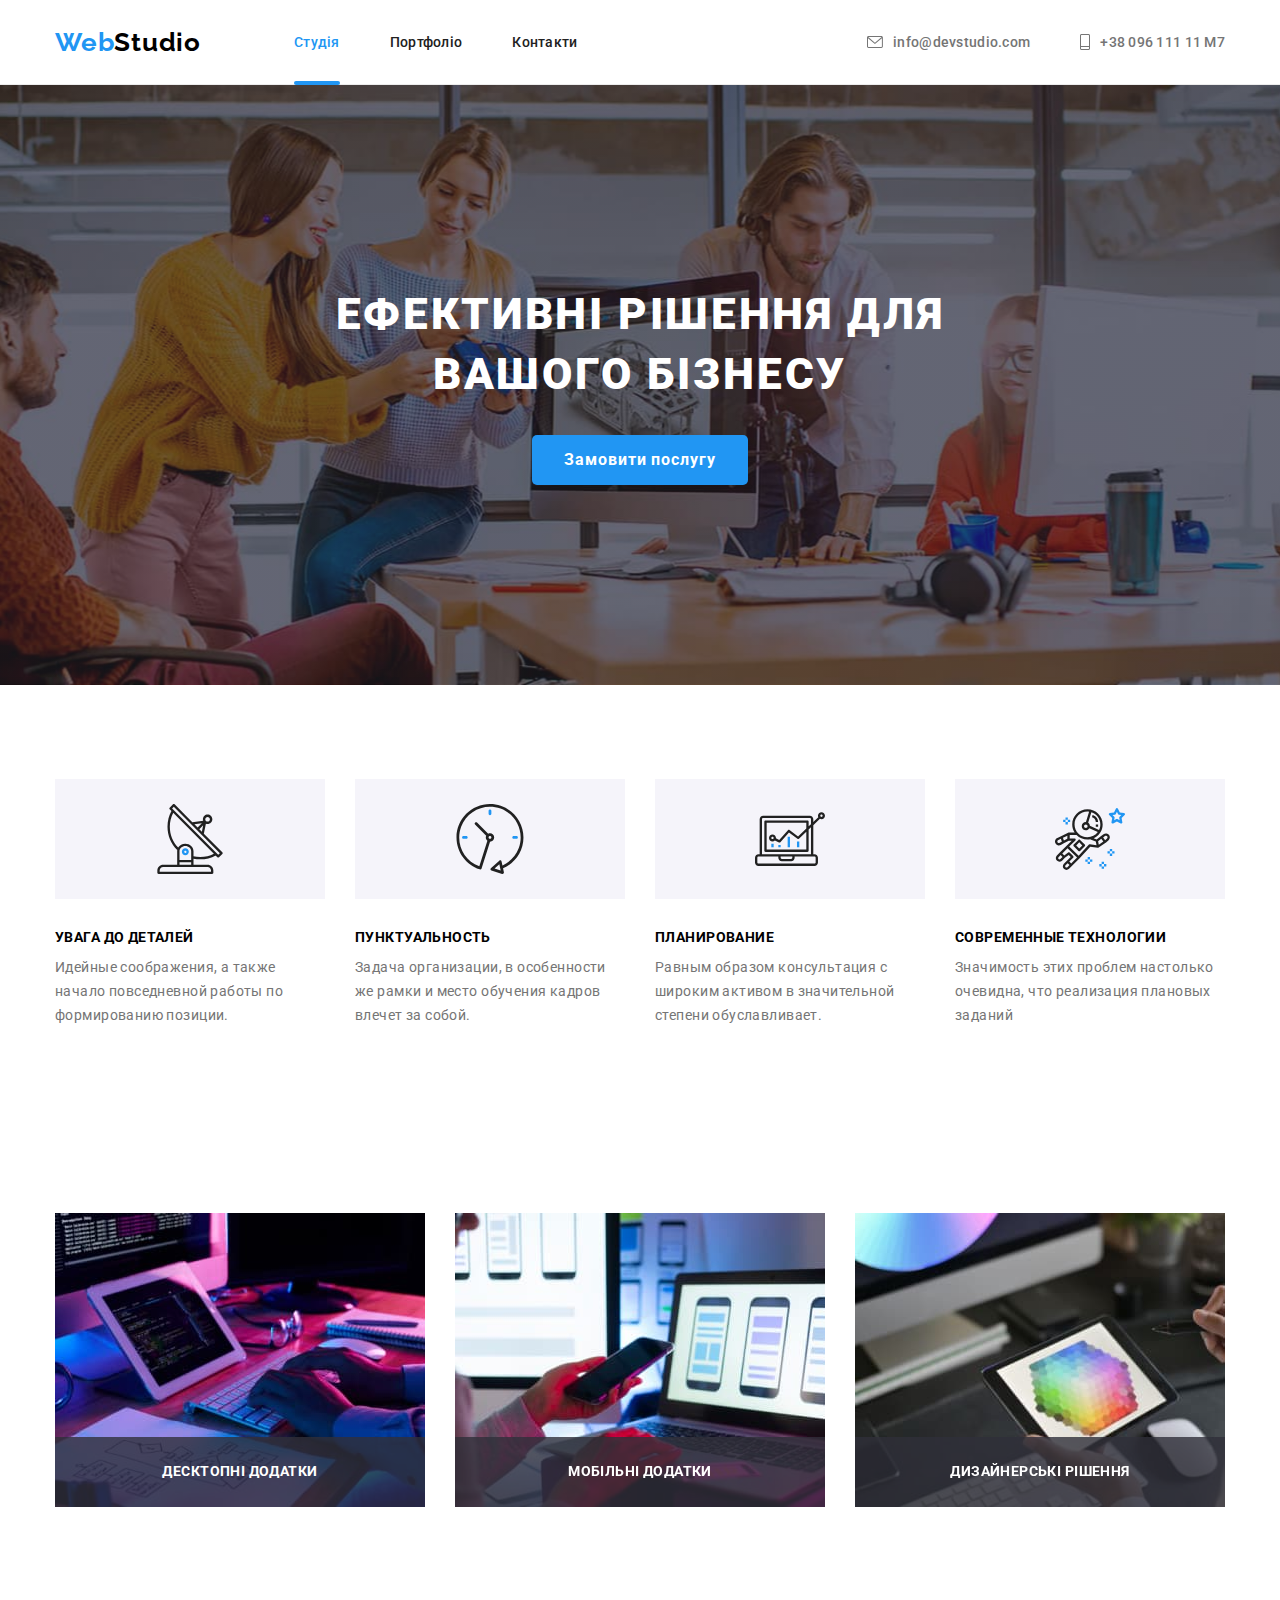
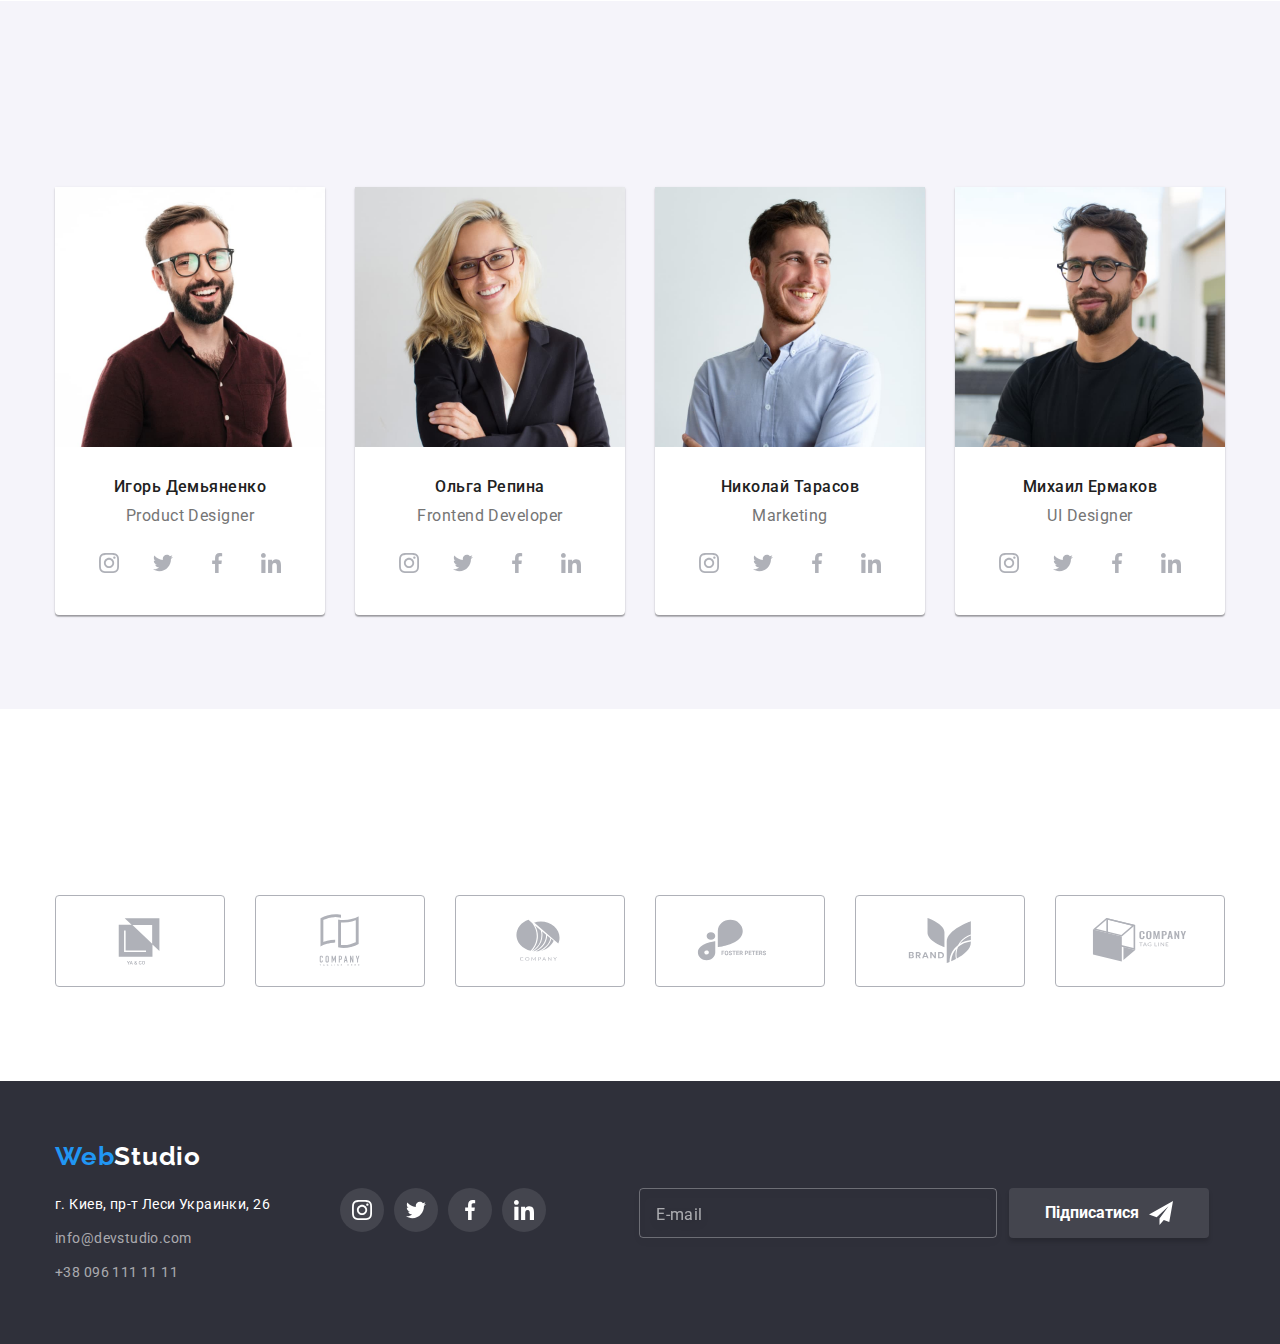
<file: index.html>
<!DOCTYPE html>
<html lang="ru">
  <head>
    <meta charset="UTF-8" />
    <meta http-equiv="X-UA-Compatible" content="IE=edge" />
    <meta name="viewport" content="width=device-width, initial-scale=1.0" />
    <meta http-equiv="x-ua-compatible" content="ie=edge" />
    <title>WebStudio</title>
    <link
      rel="stylesheet"
      href="https://cdnjs.cloudflare.com/ajax/libs/modern-normalize/1.1.0/modern-normalize.min.css"
    />
    <link rel="preconnect" href="https://fonts.googleapis.com" />
    <link rel="preconnect" href="https://fonts.gstatic.com" crossorigin />
    <link
      href="https://fonts.googleapis.com/css2?family=Raleway:wght@700&family=Roboto:wght@400;500;700;900&display=swap"
      rel="stylesheet"
    />
    <!-- https://animate.style/ -->
    <link
      rel="stylesheet"
      href="https://cdnjs.cloudflare.com/ajax/libs/animate.css/4.1.1/animate.min.css"
    />
    <link href="https://unpkg.com/aos@2.3.1/dist/aos.css" rel="stylesheet" />
    <link rel="stylesheet" href="./css/main.min.css" />
  </head>
  <body>
    <!---------- HEADER ---------->
    <header class="header">
      <div class="container">
        <nav class="navigation">
          <a
            class="header__logo link animate__animated animate__flip animate__delay-2s animate__slow"
            href="./index.html"
          >
            Web<span class="navigation__logo--black">Studio</span></a
          >
          <ul class="navigation__list list">
            <li class="navigation__item">
              <a href="./index.html" class="navigation__link link navigation__current">Студія</a>
            </li>
            <li class="navigation__item">
              <a href="./portfolio.html" class="navigation__link link">Портфоліо</a>
            </li>
            <li class="navigation__item"><a href="" class="navigation__link link">Контакти</a></li>
          </ul>
        </nav>
        <ul class="contacts list">
          <li class="contacts__mail">
            <a href="mailto:info@devstudio.com" class="contacts__link link">
              <svg class="contacts__icon" width="16" height="12">
                <use href="./images/sprite.svg#icon-envelope"></use>
              </svg>
              info@devstudio.com</a
            >
          </li>
          <li class="contacts__mail">
            <a href="tel:+380961111111" class="contacts__link link">
              <svg class="contacts__icon" width="10" height="16">
                <use href="./images/sprite.svg#icon-Vector"></use>
              </svg>
              +38 096 111 11 M7</a
            >
          </li>
        </ul>
      </div>
    </header>

    <!---------- MAIN CONTENT ---------->
    <main class="main">
      <!----- Hero ----->
      <section class="general section">
        <div class="container">
          <h1 class="general__title">Ефективні рішення для вашого бізнесу</h1>
          <button
            type="button"
            class="general__btn animate__animated animate__slideInUp"
            data-modal-open
          >
            Замовити послугу
          </button>
        </div>
      </section>
      <!----- Features ----->
      <section class="features section">
        <div class="container">
          <h2 class="features__title visually-hidden">Особливості</h2>
          <ul class="features__list list">
            <li class="features__item">
              <div class="features__icon-box">
                <svg class="features__icon" width="70" height="70">
                  <use href="./images/sprite.svg#icon-antenna"></use>
                </svg>
              </div>
              <h3 class="features__subtitle">Увага до деталей</h3>
              <p class="features__subtitle-text">
                Идейные соображения, а также начало повседневной работы по формированию позиции.
              </p>
            </li>
            <li class="features__item">
              <div class="features__icon-box">
                <svg class="features__icon" width="70" height="70">
                  <use href="./images/sprite.svg#icon-clock"></use>
                </svg>
              </div>
              <h3 class="features__subtitle">Пунктуальность</h3>
              <p class="features__subtitle-text">
                Задача организации, в особенности же рамки и место обучения кадров влечет за собой.
              </p>
            </li>
            <li class="features__item">
              <div class="features__icon-box">
                <svg class="features__icon" width="70" height="70">
                  <use href="./images/sprite.svg#icon-diagram"></use>
                </svg>
              </div>
              <h3 class="features__subtitle">Планирование</h3>
              <p class="features__subtitle-text">
                Равным образом консультация с широким активом в значительной степени обуславливает.
              </p>
            </li>
            <li class="features__item">
              <div class="features__icon-box">
                <svg class="features__icon" width="70" height="70">
                  <use href="./images/sprite.svg#icon-astronaut"></use>
                </svg>
              </div>
              <h3 class="features__subtitle">Современные технологии</h3>
              <p class="features__subtitle-text">
                Значимость этих проблем настолько очевидна, что реализация плановых заданий
              </p>
            </li>
          </ul>
        </div>
      </section>
      <!----- Portfolio ----->
      <section class="portfolio section">
        <div class="container">
          <h2 class="portfolio__title" data-aos="fade-up" data-aos-duration="1000">
            Чем мы занимаемся
          </h2>
          <ul class="portfolio__list list">
            <li class="portfolio__item">
              <img
                class="portfolio__img"
                src="./images/looking-in-tab.jpg"
                alt="Смотрю в планшет"
                width="370"
                height="294"
              />
              <p class="portfolio__cover-text">десктопні додатки</p>
            </li>
            <li class="portfolio__item">
              <img
                class="portfolio__img"
                src="./images/looking-in-phone.jpg"
                alt="Смотрю в
            телефон"
                width="370"
                height="294"
              />
              <p class="portfolio__cover-text">мобільні додатки</p>
            </li>
            <li class="portfolio__item">
              <img
                class="portfolio__img"
                src="./images/looking-at-tab-again.jpg"
                alt="Опять смотрю
            в планшет"
                width="370"
                height="294"
              />
              <p class="portfolio__cover-text">дизайнерські рішення</p>
            </li>
          </ul>
        </div>
      </section>
      <!----- Team ----->
      <section class="team section">
        <div class="container">
          <h2 class="team__title" data-aos="fade-up" data-aos-duration="1000">Наша команда</h2>
          <ul class="team__list list">
            <!--  -->
            <li class="team__item ">
              <img
                src="./images/igor-demianenko.jpg"
                alt="Игорь Демьяненко - Product Designer"
                width="270"
                height="260"
              />
              <div class="team__combine">
                <h3 class="team__name">Игорь Демьяненко</h3>
                <p class="team__role" lang="en">Product Designer</p>
                <ul class="team__soc-list list">
                  <li class="team__soc-item">
                    <a href="" class="team__link link">
                      <svg class="team__icon" width="20" height="20">
                        <use href="./images/sprite.svg#icon-instagram"></use>
                      </svg>
                    </a>
                  </li>
                  <li class="team__soc-item">
                    <a href="" class="team__link link"
                      ><svg class="team__icon" width="20" height="20">
                        <use href="./images/sprite.svg#icon-twitter"></use></svg
                    ></a>
                  </li>
                  <li class="team__soc-item">
                    <a href="" class="team__link link"
                      ><svg class="team__icon" width="20" height="20">
                        <use href="./images/sprite.svg#icon-facebook"></use></svg
                    ></a>
                  </li>
                  <li class="team__soc-item">
                    <a href="" class="team__link link"
                      ><svg class="team__icon" width="20" height="20">
                        <use href="./images/sprite.svg#icon-linkedin"></use></svg
                    ></a>
                  </li>
                </ul>
              </div>
            </li>
            <li class="team__item ">
              <img
                src="./images/olga-repina.jpg"
                alt="Ольга Репина - Frontend Developer"
                width="270"
                height="260"
              />
              <div class="team__combine">
                <h3 class="team__name">Ольга Репина</h3>
                <p class="team__role" lang="en">Frontend Developer</p>
                <ul class="team__soc-list list">
                  <li class="team__soc-item">
                    <a href="" class="team__link link">
                      <svg class="team__icon" width="20" height="20">
                        <use href="./images/sprite.svg#icon-instagram"></use>
                      </svg>
                    </a>
                  </li>
                  <li class="team__soc-item">
                    <a href="" class="team__link link"
                      ><svg class="team__icon" width="20" height="20">
                        <use href="./images/sprite.svg#icon-twitter"></use></svg
                    ></a>
                  </li>
                  <li class="team__soc-item">
                    <a href="" class="team__link link"
                      ><svg class="team__icon" width="20" height="20">
                        <use href="./images/sprite.svg#icon-facebook"></use></svg
                    ></a>
                  </li>
                  <li class="team__soc-item">
                    <a href="" class="team__link link"
                      ><svg class="team__icon" width="20" height="20">
                        <use href="./images/sprite.svg#icon-linkedin"></use></svg
                    ></a>
                  </li>
                </ul>
              </div>
            </li>
            <li class="team__item ">
              <img
                src="./images/nikolay-tarasov.jpg"
                alt="Николай Тарасов - Marketing"
                width="270"
                height="260"
              />
              <div class="team__combine">
                <h3 class="team__name">Николай Тарасов</h3>
                <p class="team__role" lang="en">Marketing</p>
                <ul class="team__soc-list list">
                  <li class="team__soc-item">
                    <a href="" class="team__link link">
                      <svg class="team__icon" width="20" height="20">
                        <use href="./images/sprite.svg#icon-instagram"></use>
                      </svg>
                    </a>
                  </li>
                  <li class="team__soc-item">
                    <a href="" class="team__link link"
                      ><svg class="team__icon" width="20" height="20">
                        <use href="./images/sprite.svg#icon-twitter"></use></svg
                    ></a>
                  </li>
                  <li class="team__soc-item">
                    <a href="" class="team__link link"
                      ><svg class="team__icon" width="20" height="20">
                        <use href="./images/sprite.svg#icon-facebook"></use></svg
                    ></a>
                  </li>
                  <li class="team__soc-item">
                    <a href="" class="team__link link"
                      ><svg class="team__icon" width="20" height="20">
                        <use href="./images/sprite.svg#icon-linkedin"></use></svg
                    ></a>
                  </li>
                </ul>
              </div>
            </li>
            <li class="team__item ">
              <img
                src="./images/mihail-ermakov.jpg"
                alt="Михаил Ермаков - UI Designer"
                width="270"
                height="260"
              />
              <div class="team__combine">
                <h3 class="team__name">Михаил Ермаков</h3>
                <p class="team__role" lang="en">UI Designer</p>
                <ul class="team__soc-list list">
                  <li class="team__soc-item">
                    <a href="" class="team__link link">
                      <svg class="team__icon" width="20" height="20">
                        <use href="./images/sprite.svg#icon-instagram"></use>
                      </svg>
                    </a>
                  </li>
                  <li class="team__soc-item">
                    <a href="" class="team__link link"
                      ><svg class="team__icon" width="20" height="20">
                        <use href="./images/sprite.svg#icon-twitter"></use></svg
                    ></a>
                  </li>
                  <li class="team__soc-item">
                    <a href="" class="team__link link"
                      ><svg class="team__icon" width="20" height="20">
                        <use href="./images/sprite.svg#icon-facebook"></use></svg
                    ></a>
                  </li>
                  <li class="team__soc-item">
                    <a href="" class="team__link link"
                      ><svg class="team__icon" width="20" height="20">
                        <use href="./images/sprite.svg#icon-linkedin"></use></svg
                    ></a>
                  </li>
                </ul>
              </div>
            </li>
          </ul>
        </div>
      </section>
      <!-- Постійні клієнти -->
      <section class="section clientss">
        <div class="container">
          <h2 class="clients__title" data-aos="fade-up" data-aos-duration="1000">
            Постійні клієнти
          </h2>
          <ul class="clients__list list">
            <li class="clients__item">
              <a href="" class="clients__link"
                ><svg class="clients__icon" width="106" height="60">
                  <use href="./images/sprite.svg#icon-Logo-1"></use></svg
              ></a>
            </li>
            <li class="clients__item">
              <a href="" class="clients__link"
                ><svg class="clients__icon" width="106" height="60">
                  <use href="./images/sprite.svg#icon-Logo-2"></use></svg
              ></a>
            </li>
            <li class="clients__item">
              <a href="" class="clients__link"
                ><svg class="clients__icon" width="106" height="60">
                  <use href="./images/sprite.svg#icon-Logo-3"></use></svg
              ></a>
            </li>
            <li class="clients__item">
              <a href="" class="clients__link"
                ><svg class="clients__icon" width="106" height="60">
                  <use href="./images/sprite.svg#icon-Logo-4"></use></svg
              ></a>
            </li>
            <li class="clients__item">
              <a href="" class="clients__link"
                ><svg class="clients__icon" width="106" height="60">
                  <use href="./images/sprite.svg#icon-Logo-5"></use></svg
              ></a>
            </li>
            <li class="clients__item">
              <a href="" class="clients__link"
                ><svg class="clients__icon" width="106" height="60">
                  <use href="./images/sprite.svg#icon-Logo-6"></use></svg
              ></a>
            </li>
          </ul>
        </div>
      </section>
    </main>
    <!---------- FOOTER ---------->
    <footer class="footer section">
      <div class="container">
        <div class="footer__logo-wrap">
          <a class="footer__logo link" lang="en" href="./index.html">
            Web<span class="navigation__logo--white">Studio</span></a
          >
          <address>
            <ul class="address__list list" id="contacts">
              <li class="address__item">
                <a
                  href="https://goo.gl/maps/U5zvmCGQdRFb18JV9"
                  target="_blank"
                  class="address__link link"
                  rel="noopener noreferer nofollow"
                  >г. Киев, пр-т Леси Украинки, 26
                </a>
              </li>
              <li class="address__item">
                <a href="mailto:info@devstudio.com" class="address__em-ph link"
                  >info@devstudio.com</a
                >
              </li>
              <li class="address__item">
                <a href="tel:+380961111111" class="address__em-ph link">+38 096 111 11 11</a>
              </li>
            </ul>
          </address>
        </div>

        <div class="add">
          <p class="add__title" data-aos="fade-down-right">приєднуйтесь</p>
          <div class="network">
            <a href="" class="network__link"
              ><svg class="network__icon instagram" width="20" height="20">
                <use href="./images/sprite.svg#icon-instagram"></use></svg></a
            ><a href="" class="network__link"
              ><svg class="network__icon twitter" width="20" height="20">
                <use href="./images/sprite.svg#icon-twitter"></use></svg></a
            ><a href="" class="network__link"
              ><svg class="network__icon facebook" width="20" height="20">
                <use href="./images/sprite.svg#icon-facebook"></use></svg></a
            ><a href="" class="network__link"
              ><svg class="network__icon linkedin" width="20" height="20">
                <use href="./images/sprite.svg#icon-linkedin"></use></svg
            ></a>
          </div>
        </div>

        <div class="subscribe">
          <p class="subscribe__title" data-aos="fade-down-left">Підпишіться на розсилку</p>
            <form class="subscribe__form">
              <label class="subscribe__label">
                <input class="subscribe__input" type="email" name="email" placeholder="E-mail" />
              </label>
              <button type="submit" class="subscribe__btn" >Підписатися<svg class="subscribe__icon" width="24" height="24">
                <use href="./images/sprite.svg#icon-subscribe"></use></svg></button>
            </form>
        </div>
      </div>
    </footer>
    <div class="backdrop is-hidden" data-modal>
      <div class="modal">
        <button type="button" class="modal-close" data-modal-close>
          <svg class="modal-icon" width="18" height="18">
            <use href="./images/sprite.svg#icon-modal-close"></use>
          </svg>
        </button>
        <h2 class="modal-title">Залиште свої дані, ми вам передзвонимо</h2>
        <form class="modal-form">
          <div class="modal-field">
            <label for="user-name" class="modal-label">Ім'я</label>
          <div class="input-wrap">
            <input type="text" name="user-name" id="user-name" autofocus autocomplete="on" placeholder=" " class="modal-input"> 
            <svg class="input-modal-icon" width="18" height="18">
              <use href="./images/sprite.svg#icon-person-modal"></use>
            </svg>
          </div>
          </div>
  
          <div class="modal-field">
            <label for="tel" class="modal-label">Телефон</label>
          <div class="input-wrap">
            <input type="tel" name="tel" id="tel" class="modal-input" placeholder=" ">
            <svg class="input-modal-icon" width="18" height="18">
              <use href="./images/sprite.svg#icon-phone-modal"></use>
            </svg>
          </div>
          </div>
  
          <div class="modal-field">
            <label for="email" class="modal-label">Пошта</label>
          <div class="input-wrap">
            <input type="email" name="email" id="email" class="modal-input" placeholder=" ">
            <svg class="input-modal-icon" width="18" height="18">
              <use href="./images/sprite.svg#icon-email-modal"></use>
            </svg>
            </div>
          </div>

          <div class="modal-field-comment">
            <label for="comment" class="modal-label">Коментар</label>
          <div class="input-wrap">
            <textarea name="comment" id="comment" placeholder="Введіть текст" class="modal-text modal-input"></textarea>
            </div>
          </div>

          <div class="modal-checkbox">
            <label class="checkbox-label">
              <input class="checkbox visually-hidden" type="checkbox" name="policy" id="policy" required>
              <svg class="agree-icon" width="15" height="15">
                <use href="./images/sprite.svg#icon-agree-box"></use>
              </svg>
              <span class="agree-text">
              Погоджуюся з розсилкою та приймаю&nbsp;</span>
              <a href="#" class="modal-contract">Умови договору</a>
            </label>
          </div>
          <button type="submit" class="button-submit">Відправити</button>
        </form>
      </div>
    </div>
    <script src="./js/modal.js"></script>
    <script src="https://unpkg.com/aos@2.3.1/dist/aos.js"></script>
    <script>
      AOS.init();
    </script>
  </body>
</html>
</file>
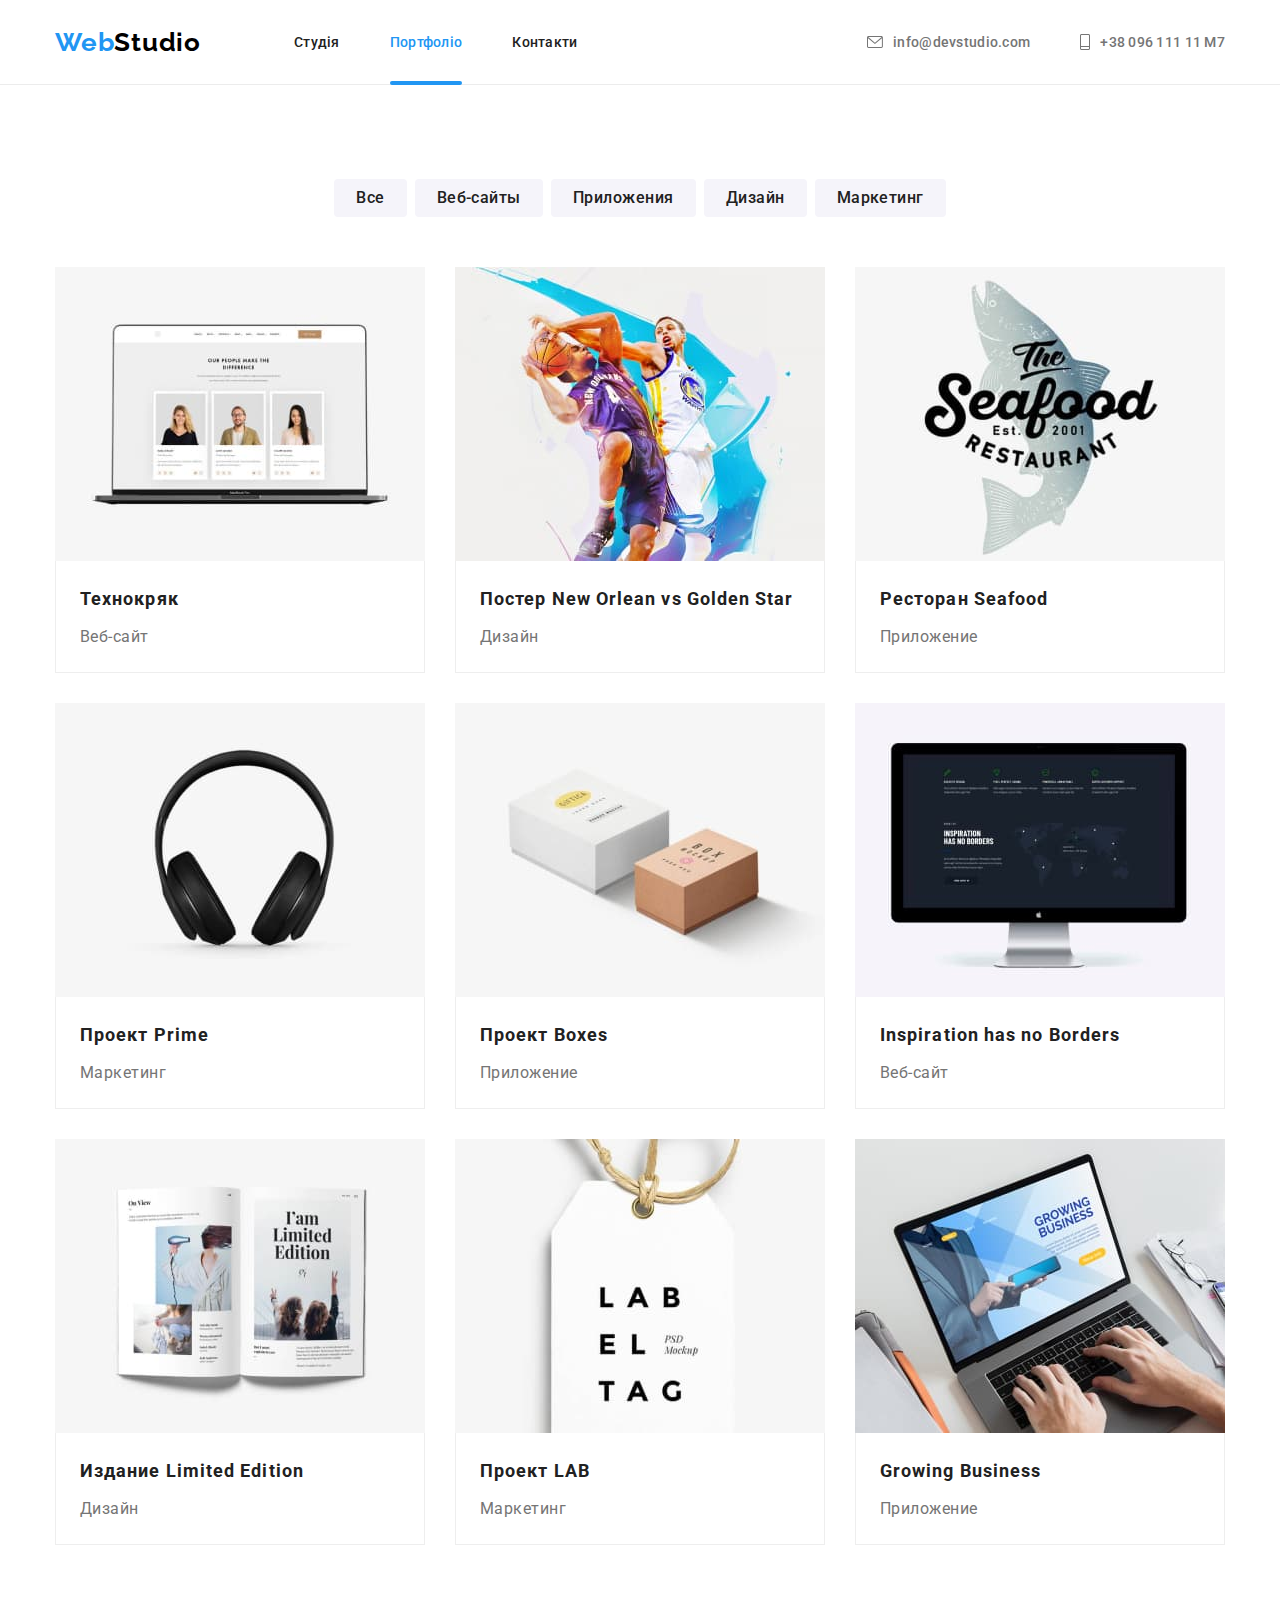
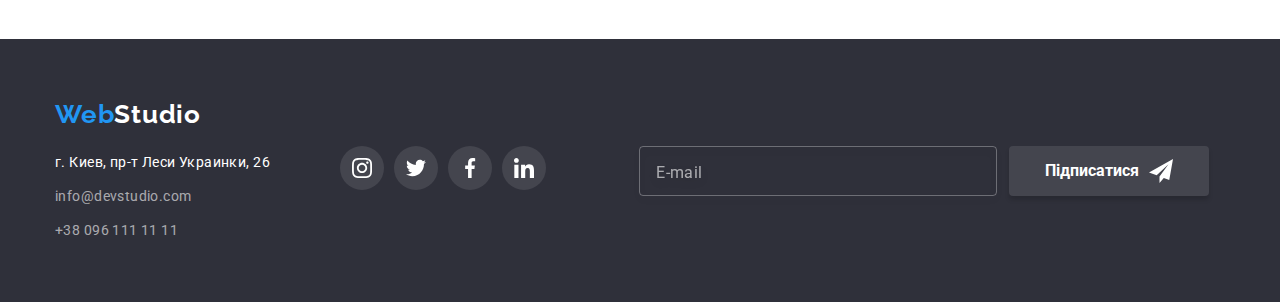
<file: portfolio.html>
<!DOCTYPE html>
<html lang="ru">
  <head>
    <meta charset="UTF-8" />
    <meta http-equiv="X-UA-Compatible" content="IE=edge" />
    <meta name="viewport" content="width=device-width, initial-scale=1.0" />
    <meta http-equiv="x-ua-compatible" content="ie=edge" />
    <title>WebStudio</title>
    <link
      rel="stylesheet"
      href="https://cdnjs.cloudflare.com/ajax/libs/modern-normalize/1.1.0/modern-normalize.min.css"
    />
    <link rel="stylesheet" href="./css/styles.css" />
    <link rel="preconnect" href="https://fonts.googleapis.com" />
    <link rel="preconnect" href="https://fonts.gstatic.com" crossorigin />
    <link
      href="https://fonts.googleapis.com/css2?family=Raleway:wght@700&family=Roboto:wght@400;500;700;900&display=swap"
      rel="stylesheet"
    />
    <!-- https://animate.style/ -->
    <link
      rel="stylesheet"
      href="https://cdnjs.cloudflare.com/ajax/libs/animate.css/4.1.1/animate.min.css"
    />
    <link href="https://unpkg.com/aos@2.3.1/dist/aos.css" rel="stylesheet" />

    <link rel="stylesheet" href="./css/main.min.css" />
  </head>
  <body>
    <!---------- HEADER ---------->
    <header class="header">
      <div class="container">
        <nav class="navigation">
          <a
            class="header__logo link animate__animated animate__flip animate__delay-2s animate__slow"
            href="./index.html"
          >
            Web<span class="navigation__logo--black">Studio</span></a
          >
          <ul class="navigation__list list">
            <li class="navigation__item">
              <a href="./index.html" class="navigation__link link ">Студія</a>
            </li>
            <li class="navigation__item">
              <a href="./portfolio.html" class="navigation__link link navigation__current">Портфоліо</a>
            </li>
            <li class="navigation__item"><a href="" class="navigation__link link">Контакти</a></li>
          </ul>
        </nav>
        <ul class="contacts list">
          <li class="contacts__mail">
            <a href="mailto:info@devstudio.com" class="contacts__link link">
              <svg class="contacts__icon" width="16" height="12">
                <use href="./images/sprite.svg#icon-envelope"></use>
              </svg>
              info@devstudio.com</a
            >
          </li>
          <li class="contacts__mail">
            <a href="tel:+380961111111" class="contacts__link link">
              <svg class="contacts__icon" width="10" height="16">
                <use href="./images/sprite.svg#icon-Vector"></use>
              </svg>
              +38 096 111 11 M7</a
            >
          </li>
        </ul>
      </div>
    </header>

    <!---------- Главный Контент ---------->
    <main class="main">
      <!----- Секция фильтр кнопок ----->
      <section class="section">
        <div class="container">
          <h1 class="visually-hidden">Портфолио</h1>
          <ul class="filter-btn list">
            <li><button type="button" class="filter-btn-name current">Все</button></li>
            <li><button type="button" class="filter-btn-name">Веб-сайты</button></li>
            <li><button type="button" class="filter-btn-name">Приложения</button></li>
            <li><button type="button" class="filter-btn-name">Дизайн</button></li>
            <li><button type="button" class="filter-btn-name">Маркетинг</button></li>
          </ul>
          <!----- Секция примеры работ ----->
          <ul class="examples list">
            <!--  -->
            <li class="example-card li">
              <a href="#" class="example-link">
                <div class="example-box">
                  <div class="example-box-wrap">
                    <img
                      src="./images/tehnokryak.jpg"
                      alt="Веб-сайт Технокряк"
                      width="370"
                      height="294"
                    />
                    <p class="example-cover-text">
                      Ресурс пропонує комплексні пропозиції з різним рівнем функціоналу та сервісів.
                      Все це дозволить відвідувачу отримати вичерпні відомості про компанію чи
                      приватну особу.
                    </p>
                  </div>
                  <div class="example-list">
                    <h2 class="example-name">Технокряк</h2>
                    <p class="example-type">Веб-сайт</p>
                  </div>
                </div>
              </a>
            </li>
            <li class="example-card">
              <a href="#" class="example-link">
                <div class="example-box">
                  <div class="example-box-wrap">
                    <img
                      src="./images/poster-new-orlean-vs-golden-star.jpg"
                      alt="Дизайн Постера New Orlean vs Golden Star"
                      width="370"
                      height="294"
                    />
                    <p class="example-cover-text">
                      Ресурс пропонує комплексні пропозиції з різним рівнем функціоналу та сервісів.
                      Все це дозволить відвідувачу отримати вичерпні відомості про компанію чи
                      приватну особу.
                    </p>
                  </div>
                  <div class="example-list">
                    <h2 class="example-name">
                      Постер <span lang="en">New Orlean vs Golden Star</span>
                    </h2>
                    <p class="example-type">Дизайн</p>
                  </div>
                </div>
              </a>
            </li>
            <li class="example-card">
              <a href="#" class="example-link">
                <div class="example-box">
                  <div class="example-box-wrap">
                    <img
                      class=""
                      src="./images/restaurand-seafood.jpg"
                      alt="Приложение Ресторан Seafood"
                      width="370"
                      height="294"
                    />
                    <p class="example-cover-text">
                      Ресурс пропонує комплексні пропозиції з різним рівнем функціоналу та сервісів.
                      Все це дозволить відвідувачу отримати вичерпні відомості про компанію чи
                      приватну особу.
                    </p>
                  </div>
                  <div class="example-list">
                    <h2 class="example-name">Ресторан <span lang="en">Seafood</span></h2>
                    <p class="example-type">Приложение</p>
                  </div>
                </div>
              </a>
            </li>
            <li class="example-card">
              <a href="#" class="example-link">
                <div class="example-box">
                  <div class="example-box-wrap">
                    <img
                      class=""
                      src="./images/project-prime.jpg"
                      alt="Маркетинг Проект Prime"
                      width="370"
                      height="294"
                    />
                    <p class="example-cover-text">
                      Ресурс пропонує комплексні пропозиції з різним рівнем функціоналу та сервісів.
                      Все це дозволить відвідувачу отримати вичерпні відомості про компанію чи
                      приватну особу.
                    </p>
                  </div>
                  <div class="example-list">
                    <h2 class="example-name">Проект <span lang="en">Prime</span></h2>
                    <p class="example-type">Маркетинг</p>
                  </div>
                </div>
              </a>
            </li>
            <li class="example-card">
              <a href="#" class="example-link">
                <div class="example-box">
                  <div class="example-box-wrap">
                    <img
                      class=""
                      src="./images/project-boxes.jpg"
                      alt="Приложение Проект Boxes"
                      width="370"
                      height="294"
                    />
                    <p class="example-cover-text">
                      Ресурс пропонує комплексні пропозиції з різним рівнем функціоналу та сервісів.
                      Все це дозволить відвідувачу отримати вичерпні відомості про компанію чи
                      приватну особу.
                    </p>
                  </div>
                  <div class="example-list">
                    <h2 class="example-name">Проект <span lang="en">Boxes</span></h2>
                    <p class="example-type">Приложение</p>
                  </div>
                </div>
              </a>
            </li>
            <li class="example-card">
              <a href="#" class="example-link">
                <div class="example-box">
                  <div class="example-box-wrap">
                    <img
                      class=""
                      src="./images/inspiration-has-no-border.jpg"
                      alt="Веб-сайт Inspiration has no Borders"
                      width="370"
                      height="294"
                    />
                    <p class="example-cover-text">
                      Ресурс пропонує комплексні пропозиції з різним рівнем функціоналу та сервісів.
                      Все це дозволить відвідувачу отримати вичерпні відомості про компанію чи
                      приватну особу.
                    </p>
                  </div>
                  <div class="example-list">
                    <h2 class="example-name" lang="en">Inspiration has no Borders</h2>
                    <p class="example-type">Веб-сайт</p>
                  </div>
                </div>
              </a>
            </li>
            <li class="example-card">
              <a href="#" class="example-link">
                <div class="example-box">
                  <div class="example-box-wrap">
                    <img
                      class=""
                      src="./images/publishing-house-limited-edition.jpg"
                      alt="Дизайн Издания Limited Edition"
                      width="370"
                      height="294"
                    />
                    <p class="example-cover-text">
                      Ресурс пропонує комплексні пропозиції з різним рівнем функціоналу та сервісів.
                      Все це дозволить відвідувачу отримати вичерпні відомості про компанію чи
                      приватну особу.
                    </p>
                  </div>
                  <div class="example-list">
                    <h2 class="example-name">Издание <span lang="en">Limited Edition</span></h2>
                    <p class="example-type">Дизайн</p>
                  </div>
                </div>
              </a>
            </li>
            <li class="example-card">
              <a href="#" class="example-link">
                <div class="example-box">
                  <div class="example-box-wrap">
                    <img
                      class=""
                      src="./images/project-lab.jpg"
                      alt="Маркетинг Проект LAB"
                      width="370"
                      height="294"
                    />
                    <p class="example-cover-text">
                      Ресурс пропонує комплексні пропозиції з різним рівнем функціоналу та сервісів.
                      Все це дозволить відвідувачу отримати вичерпні відомості про компанію чи
                      приватну особу.
                    </p>
                  </div>
                  <div class="example-list">
                    <h2 class="example-name">Проект <span lang="en">LAB</span></h2>
                    <p class="example-type">Маркетинг</p>
                  </div>
                </div>
              </a>
            </li>
            <li class="example-card">
              <a href="#" class="example-link">
                <div class="example-box">
                  <div class="example-box-wrap">
                    <img
                      class=""
                      src="./images/growing-business.jpg"
                      alt="Прилжение Growing Business"
                      width="370"
                      height="294"
                    />
                    <p class="example-cover-text">
                      Ресурс пропонує комплексні пропозиції з різним рівнем функціоналу та сервісів.
                      Все це дозволить відвідувачу отримати вичерпні відомості про компанію чи
                      приватну особу.
                    </p>
                  </div>
                  <div class="example-list">
                    <h2 class="example-name" lang="en">Growing Business</h2>
                    <p class="example-type">Приложение</p>
                  </div>
                </div>
              </a>
            </li>
          </ul>
        </div>
      </section>
    </main>

    <!---------- Футер ---------->
    <footer class="footer section">
      <div class="container">
        <div class="footer__logo-wrap">
          <a class="footer__logo link" lang="en" href="./index.html">
            Web<span class="navigation__logo--white">Studio</span></a
          >
          <address>
            <ul class="address__list list" id="contacts">
              <li class="address__item">
                <a
                  href="https://goo.gl/maps/U5zvmCGQdRFb18JV9"
                  target="_blank"
                  class="address__link link"
                  rel="noopener noreferer nofollow"
                  >г. Киев, пр-т Леси Украинки, 26
                </a>
              </li>
              <li class="address__item">
                <a href="mailto:info@devstudio.com" class="address__em-ph link"
                  >info@devstudio.com</a
                >
              </li>
              <li class="address__item">
                <a href="tel:+380961111111" class="address__em-ph link">+38 096 111 11 11</a>
              </li>
            </ul>
          </address>
        </div>

        <div class="add">
          <p class="add__title" data-aos="fade-down-right">приєднуйтесь</p>
          <div class="network">
            <a href="" class="network__link"
              ><svg class="network__icon instagram" width="20" height="20">
                <use href="./images/sprite.svg#icon-instagram"></use></svg></a
            ><a href="" class="network__link"
              ><svg class="network__icon twitter" width="20" height="20">
                <use href="./images/sprite.svg#icon-twitter"></use></svg></a
            ><a href="" class="network__link"
              ><svg class="network__icon facebook" width="20" height="20">
                <use href="./images/sprite.svg#icon-facebook"></use></svg></a
            ><a href="" class="network__link"
              ><svg class="network__icon linkedin" width="20" height="20">
                <use href="./images/sprite.svg#icon-linkedin"></use></svg
            ></a>
          </div>
        </div>

        <div class="subscribe">
          <p class="subscribe__title" data-aos="fade-down-left">Підпишіться на розсилку</p>
            <form class="subscribe__form">
              <label class="subscribe__label">
                <input class="subscribe__input" type="email" name="email" placeholder="E-mail" />
              </label>
              <button type="submit" class="subscribe__btn" >Підписатися<svg class="subscribe__icon" width="24" height="24">
                <use href="./images/sprite.svg#icon-subscribe"></use></svg></button>
            </form>
        </div>
      </div>
    </footer>
    <script src="https://unpkg.com/aos@2.3.1/dist/aos.js"></script>
    <script>
      AOS.init();
    </script>
  </body>
</html>
</file>
<file: css/styles.css>
/* ---------- GENERAL ---------- */

/* ---------- ХЕДЕР ---------- */

/* ---------- ГЕРОЙ ---------- */

/* ---------- ОСОБЕННОСТИ ---------- */

/* ---------- ПОРТФОЛИО ---------- */

/* ---------- НАША КОМАНДА ---------- */

/* ---------- ФУТЕР ---------- */

/* ---------- PORTFOLIO ---------- */

/* ---------- FOOTER ---------- */

/*  --  backdrop --  */
</file>
<file: css/main.min.css>
p,h1,h2,h3,h4,h5,h6{margin:0;padding:0}ul,ol{margin:0;padding-left:0}a{color:currentColor;text-decoration:none}address{font-style:normal}button{cursor:pointer;outline:rgba(0,0,0,0)}body{background-color:var(--third-bcg-color);font-family:"Roboto","Raleway",sans-serif}img{display:block}div{display:block}.list{list-style:none;padding:0}.link{text-decoration:none}.clients__title,.portfolio__title,.team__title{font-weight:700;font-size:36px;line-height:1.1666666667;text-align:center;letter-spacing:.03em;color:var(--main-text-color);margin-bottom:50px}:root{--black-color:#000000;--main-text-color: #212121;--second-text-color: #757575;--third-text-color: #ffffff;--hover-text-color: #2196f3;--first-bcg-color: #2f303a;--second-bcg-color: #f5f4fa;--third-bcg-color: #ffffff;--border-color: #eeeeee;--icon-color: #afb1b8;--btn-hover-color: #188ce8}.navigation__logo--black{color:var(--black-color)}.navigation__logo--white{color:var(--third-text-color)}.visually-hidden{position:absolute;white-space:nowrap;width:1px;height:1px;overflow:hidden;border:0;padding:0;clip:rect(0 0 0 0);clip-path:inset(50%);margin:-1px}.general__btn{display:block;margin:auto;padding:10px 32px;font-family:"Roboto";font-weight:700;font-size:16px;line-height:1.875;letter-spacing:.06em;background-color:var(--hover-text-color);color:var(--third-text-color);border:none;border-radius:5px;transition:background-color 250ms cubic-bezier(0.4, 0, 0.2, 1)}.general__btn:hover{cursor:pointer;background-color:var(--btn-hover-color)}.general__btn:focus{border:1px solid #000}.button-submit{display:flex;margin-left:auto;margin-right:auto;padding:10px 55px 10px 56px;font-weight:700;font-size:16px;line-height:1.88;align-items:center;text-align:center;letter-spacing:.06em;color:var(--third-text-color);background-color:var(--hover-text-color);border:1px solid rgba(0,0,0,0);border-radius:4px;cursor:pointer;transition:background-color 250ms cubic-bezier(0.4, 0, 0.2, 1),box-shadow 250ms cubic-bezier(0.4, 0, 0.2, 1)}.button-submit:focus{background-color:var(--btn-hover-color);border:1px solid #000}.button-submit:hover{cursor:pointer;background-color:var(--btn-hover-color)}.container{width:1200px;margin:0 auto;padding-left:15px;padding-right:15px}header .container{display:flex;align-items:center}.section{padding:94px 0}.header{border-bottom:1px solid #ececec}.header__logo{font-family:"Raleway";font-weight:700;padding-top:24px;padding-bottom:24px;font-size:26px;line-height:1.19;letter-spacing:.03em;color:var(--hover-text-color);margin-right:93px}.contacts__icon{margin-right:10px;padding-top:0;padding-bottom:0;fill:currentColor;align-items:center;transition:fill 250ms cubic-bezier(0.4, 0, 0.2, 1)}.contacts__mail:hover .contacts__icon{fill:var(--hover-text-color);display:inline-block;align-self:center}.navigation__current::after{position:absolute;content:"";width:100%;height:4px;background-color:var(--hover-text-color);border-radius:2px;left:0;bottom:-3px}.navigation{display:flex;align-items:center}.navigation .link.navigation__current{color:var(--hover-text-color);margin-left:auto;position:relative}.navigation__list{display:flex;gap:50px}.contacts{display:flex;align-items:center;margin-left:auto;gap:50px}.navigation__link{display:block;font-weight:500;font-size:14px;line-height:1.143;letter-spacing:.02em;color:var(--main-text-color);padding-top:32px;padding-bottom:32px;display:block;transition:color 250ms cubic-bezier(0.4, 0, 0.2, 1)}.navigation__link:hover,.navigation__link:focus{color:var(--hover-text-color)}.contacts__link{font-weight:500;font-size:14px;line-height:1.43;letter-spacing:.02em;padding-top:32px;padding-bottom:32px;color:var(--second-text-color);display:flex;align-items:center;transition:color 250ms cubic-bezier(0.4, 0, 0.2, 1)}.contacts__link:hover,.contacts__link:focus{color:var(--hover-text-color)}.general.section{max-width:1600px;max-height:600px;margin:0 auto;background-color:var(--first-bcg-color);background-image:linear-gradient(to right, rgba(47, 48, 58, 0.4), rgba(47, 48, 58, 0.4)),url(../images/header.jpg);background-size:cover;background-repeat:no-repeat;background-position:center;padding:200px 0}.general__title{margin:0 auto 30px;max-width:696px;font-weight:900;font-size:44px;line-height:1.36;text-align:center;letter-spacing:.06em;text-transform:uppercase;color:var(--third-text-color)}.features__icon-box{display:flex;width:270px;height:120px;background-color:var(--second-bcg-color);align-items:center;justify-content:center;margin-bottom:30px}.section.features{padding-bottom:94px}.features__subtitle{font-weight:700;font-size:14px;line-height:1.1428571429;letter-spacing:.03em;text-transform:uppercase;max-width:270px;margin-bottom:10px}.features__subtitle-text{min-width:270px;font-size:14px;line-height:1.7142857143;letter-spacing:.03em;color:var(--second-text-color)}.features__list{list-style:none;display:flex;gap:30px;align-items:center}.section.portfolio{padding-top:0}.portfolio{background-color:var(--third-bcg-color);text-align:center}.portfolio__list{display:flex;gap:30px}.portfolio__item{background-color:var(--third-text-color);position:relative}.portfolio__cover-text{position:absolute;bottom:0;left:0;color:var(--third-text-color);background-color:rgba(47,48,58,.8);font-weight:700;font-size:14px;line-height:1.14;letter-spacing:.03em;text-transform:uppercase;width:100%;height:70px;padding:27px auto;display:flex;justify-content:center;align-items:center}.team{background-color:var(--second-bcg-color);padding-bottom:94px;padding-top:94px}.team__name{font-weight:500;font-size:16px;line-height:1.1875;text-align:center;letter-spacing:.03em;color:var(--main-text-color);margin-bottom:10px}.team__list{display:flex;gap:30px}.team__role{font-size:16px;line-height:1.1875;text-align:center;letter-spacing:.03em;color:var(--second-text-color);margin-bottom:16px}.team__combine{padding-top:30px;padding-bottom:30px}.team__item{background-color:var(--third-bcg-color);border:0px var(--third-bcg-color) solid;box-shadow:0px 1px 3px rgba(0,0,0,.12),0px 1px 1px rgba(0,0,0,.14),0px 2px 1px rgba(0,0,0,.2);border-radius:0px 0px 4px 4px}.team__link{width:44px;height:44px;border-radius:50%;background-color:var(--third-bcg-color);display:flex;align-items:center;justify-content:center;color:var(--icon-color);transition:background-color 250ms cubic-bezier(0.4, 0, 0.2, 1),color 250ms cubic-bezier(0.4, 0, 0.2, 1)}.team__link:focus,.team__link:hover{background-color:var(--hover-text-color);color:var(--third-bcg-color)}.team__icon{fill:currentColor}.team__soc-list{display:flex;justify-content:center;gap:10px}.clients__link{display:flex;width:170px;height:92px;border:1px solid var(--icon-color);border-radius:4px;fill:var(--icon-color);align-items:center;justify-content:center;outline:rgba(0,0,0,0);transition:border 250ms cubic-bezier(0.4, 0, 0.2, 1),fill 250ms cubic-bezier(0.4, 0, 0.2, 1)}.clients__link:hover,.clients__link:focus{fill:var(--hover-text-color);border:1px solid var(--hover-text-color)}.clients__list{display:flex;margin-top:50px;gap:30px}.footer{padding:60px 0;background-color:var(--first-bcg-color)}.footer .container{display:flex;align-items:baseline}.footer__logo{font-family:"Raleway";font-weight:700;font-size:26px;line-height:1.19;letter-spacing:.03em;color:var(--hover-text-color)}.address__list{margin-top:20px}.address__item:nth-child(1){margin-bottom:10px}.address__item:nth-child(2){margin-bottom:10px}.address__link{font-style:normal;font-weight:400;font-size:14px;line-height:1.7142857143;letter-spacing:.03em;color:var(--third-text-color)}.address__em-ph{font-style:normal;font-weight:400;font-size:14px;line-height:1.7142857143;letter-spacing:.03em;color:rgba(255,255,255,.6);transition:color 250ms cubic-bezier(0.4, 0, 0.2, 1)}.address__em-ph:hover,.address__em-ph:focus{color:var(--hover-text-color)}.add-title{font-family:"Roboto";font-style:normal;font-weight:700;font-size:14px;line-height:16px;letter-spacing:.03em;text-transform:uppercase;color:var(--third-text-color)}.add{display:block;margin-left:70px}.subscribe__title,.add__title{color:var(--third-text-color);margin-bottom:20px;font-style:normal;font-weight:700;font-size:14px;line-height:16px;letter-spacing:.03em;text-transform:uppercase}.network{display:flex;gap:10px}.network__link{background:rgba(255,255,255,.1);fill:var(--third-text-color);display:flex;width:44px;height:44px;border-radius:44px;align-items:center;justify-content:center;transition:background-color 250ms cubic-bezier(0.4, 0, 0.2, 1)}.network__link:hover,.network__link:focus{background-color:var(--hover-text-color)}.subscribe{margin-left:93px}.subscribe__form{display:flex}.subscribe__input{width:358px;height:50px;background-color:rgba(0,0,0,0);outline:rgba(0,0,0,0);border:1px solid rgba(255,255,255,.3);filter:drop-shadow(0px 4px 4px rgba(0, 0, 0, 0.15));border-radius:4px;padding:15px 0 15px 16px;color:var(--third-text-color);font-weight:400;font-size:20px;font-height:1.25;letter-spacing:.03em}.subscribe__input::placeholder{font-weight:400;font-size:16px;font-height:1.25;letter-spacing:.03em;color:rgba(255,255,255,.6)}.subscribe__btn{width:200px;height:50px;background-color:var(--hover-text-color);color:var(--third-text-color);font-weight:700;font-size:16px;line-height:1.87;display:inline;align-items:center;justify-content:center;box-shadow:0px 4px 4px rgba(0,0,0,.15);border-radius:4px;border:none;transition:background-color 250ms cubic-bezier(0.4, 0, 0.2, 1)}.subscribe__btn{fill:var(--hover-text-color);display:flex;align-self:center;justify-content:center;margin-left:12px}.subscribe__btn,.subscribe__icon{display:flex;align-self:center;justify-content:center;gap:10px;color:var(--third-text-color);fill:var(--third-bcg-color);background-color:#44454e}.subscribe__btn:hover,.subscribe__btn:focus,.subscribe__icon:hover,.subscribe__icon:focus{color:var(--third-text-color);background-color:var(--hover-text-color)}.subscribe__icon{background-color:rgba(0,0,0,0);transition:background-color 250ms cubic-bezier(0.4, 0, 0.2, 1)}.subscribe__icon{fill:var(--third-text-color)}.backdrop{position:fixed;top:0;width:100vw;height:100vh;background-color:rgba(0,0,0,.2);transition:opacity 250ms cubic-bezier(0.4, 0, 0.2, 1),visibility 250ms cubic-bezier(0.4, 0, 0.2, 1)}.backdrop.is-hidden .modal{transform:translate(-50%, -50%) scale(0)}.modal{padding:40px;width:528px;height:581px;background-color:var(--third-bcg-color);border-radius:4px;position:absolute;top:50%;left:50%;transform:translate(-50%, -50%) scale(1);transition:transform 250ms cubic-bezier(0.4, 0, 0.2, 1)}.modal-close{width:30px;height:30px;border:1px solid rgba(0,0,0,.1);border-radius:50%;background-color:rgba(0,0,0,0);display:flex;align-items:center;justify-content:center;position:absolute;right:8px;top:8px;transition:background-color 250ms cubic-bezier(0.4, 0, 0.2, 1),fill 250ms cubic-bezier(0.4, 0, 0.2, 1)}.modal-close:hover .modal-icon{fill:var(--hover-text-color)}.is-hidden{visibility:hidden;opacity:0;pointer-events:none}.modal-form{display:inline-block;margin-top:12px;width:100%}.modal-title{display:block;font-weight:700;font-size:20px;line-height:1.15;text-align:center;letter-spacing:.03em}.input-wrap{display:flex;flex-direction:column;position:relative}.modal-field{margin-bottom:12px}.modal-field-comment{margin-bottom:20px}.modal-label{display:block;font-weight:400;font-size:12px;line-height:1.16;letter-spacing:.01em;color:var(--second-text-color);margin-bottom:4px}.modal-input{width:100%;height:40px;border:1px solid rgba(33,33,33,.2);border-radius:4px;padding-left:42px;outline:rgba(0,0,0,0);cursor:pointer;transition:border-color 250ms cubic-bezier(0.4, 0, 0.2, 1),fill 250ms cubic-bezier(0.4, 0, 0.2, 1)}.modal-input:focus{border-color:var(--hover-text-color)}.modal-input:focus~.input-modal-icon{fill:var(--hover-text-color);border-color:var(--hover-text-color)}.modal-text{width:100%;height:120px;border:1px solid rgba(33,33,33,.2);border-radius:4px;resize:none;padding:12px;cursor:pointer;font-weight:400;font-size:12px;line-height:1.16;letter-spacing:.01em;color:rgba(117,117,117,.5)}.input-wrap textarea[name=comment]{padding:12px 16px}.modal-contract{color:var(--hover-text-color);font-family:"Roboto";font-style:normal;font-weight:400;font-size:14px;line-height:1;letter-spacing:.03em;cursor:pointer;border-bottom:1px solid var(--hover-text-color)}.input-modal-icon{position:absolute;left:12px;top:50%;transform:translateY(-50%);transition:fill 250ms cubic-bezier(0.4, 0, 0.2, 1)}.checkbox,.visually-hidden{position:absolute;white-space:nowrap;width:1px;height:1px;overflow:hidden;border:0;padding:0;clip:rect(0 0 0 0);clip-path:inset(50%);margin:-1px}.checkbox{outline:rgba(0,0,0,0)}.agree-icon{fill:#212121;background-color:rgba(0,0,0,0);border:3px solid #212121;border-radius:3px;transition:fill 250ms cubic-bezier(0.4, 0, 0.2, 1)}.agree-icon:hover,.agree-icon:focus{fill:var(--hover-text-color)}.checkbox:checked+.agree-icon{background-color:var(--hover-text-color);background-image:url(../images/Vector.svg);border:1px solid var(--hover-text-color);background-size:contain;background-repeat:no-repeat;background-position:50% 50%;fill:var(--hover-text-color)}.checkbox:focus+.agree-icon{border:1px solid #000}.agree-text{margin-left:8px;display:flex;align-items:center;font-weight:400;font-size:14px;line-height:1.71;letter-spacing:.03em;color:#757575;cursor:pointer;justify-content:center}.checkbox-label{display:flex;align-items:center;justify-content:center;margin-bottom:30px}.filter-btn{display:flex;margin-bottom:50px;justify-content:center;gap:8px}.filter-btn-name{padding:6px 22px;font-family:"Roboto";font-style:normal;font-weight:500;font-size:16px;line-height:1.625;text-align:center;letter-spacing:.03em;color:var(--main-text-color);background-color:var(--second-bcg-color);cursor:pointer;border:none;border-radius:4px;transition:color 250ms cubic-bezier(0.4, 0, 0.2, 1),background-color 250ms cubic-bezier(0.4, 0, 0.2, 1),box-shadow 250ms cubic-bezier(0.4, 0, 0.2, 1)}.filter-btn-name:hover,.filter-btn-name:focus{cursor:pointer;color:var(--third-text-color);background-color:var(--hover-text-color);box-shadow:0px 3px 1px rgba(0,0,0,.1),0px 1px 2px rgba(0,0,0,.08),0px 2px 2px rgba(0,0,0,.12)}.example-link,.example-card{flex-basis:calc((100% - 60px)/3);cursor:pointer;border-radius:4px;display:block}.example-link:focus,.example-link:hover{box-shadow:0px 3px 1px rgba(0,0,0,.1),0px 1px 2px rgba(0,0,0,.08),0px 2px 2px rgba(0,0,0,.12);outline:rgba(0,0,0,0)}.example-card:hover .example-cover-text,.example-link:focus .example-cover-text{transform:translateY(0%)}.example-box{position:relative}.example-box-wrap{position:relative;overflow:hidden}.example-cover-text{position:absolute;top:0;left:0;color:var(--third-text-color);background-color:rgba(33,150,243,.9);padding:63px 24px;font-size:18px;font-weight:400;line-height:1.55;height:100%;transform:translateY(100%);transition:500ms cubic-bezier(0.4, 0, 0.2, 1);overflow:auto}.examples{display:flex;gap:30px;flex-wrap:wrap}.example-list{padding:20px 24px;border-left:1px solid var(--border-color);border-bottom:1px solid var(--border-color);border-right:1px solid var(--border-color)}.example-name{margin-bottom:5px;font-weight:700;font-size:18px;line-height:2;letter-spacing:.06em;color:var(--main-text-color)}.example-type{font-weight:400;font-size:16px;line-height:1.88;letter-spacing:.03em;color:var(--second-text-color)}/*# sourceMappingURL=main.min.css.map */
</file>
